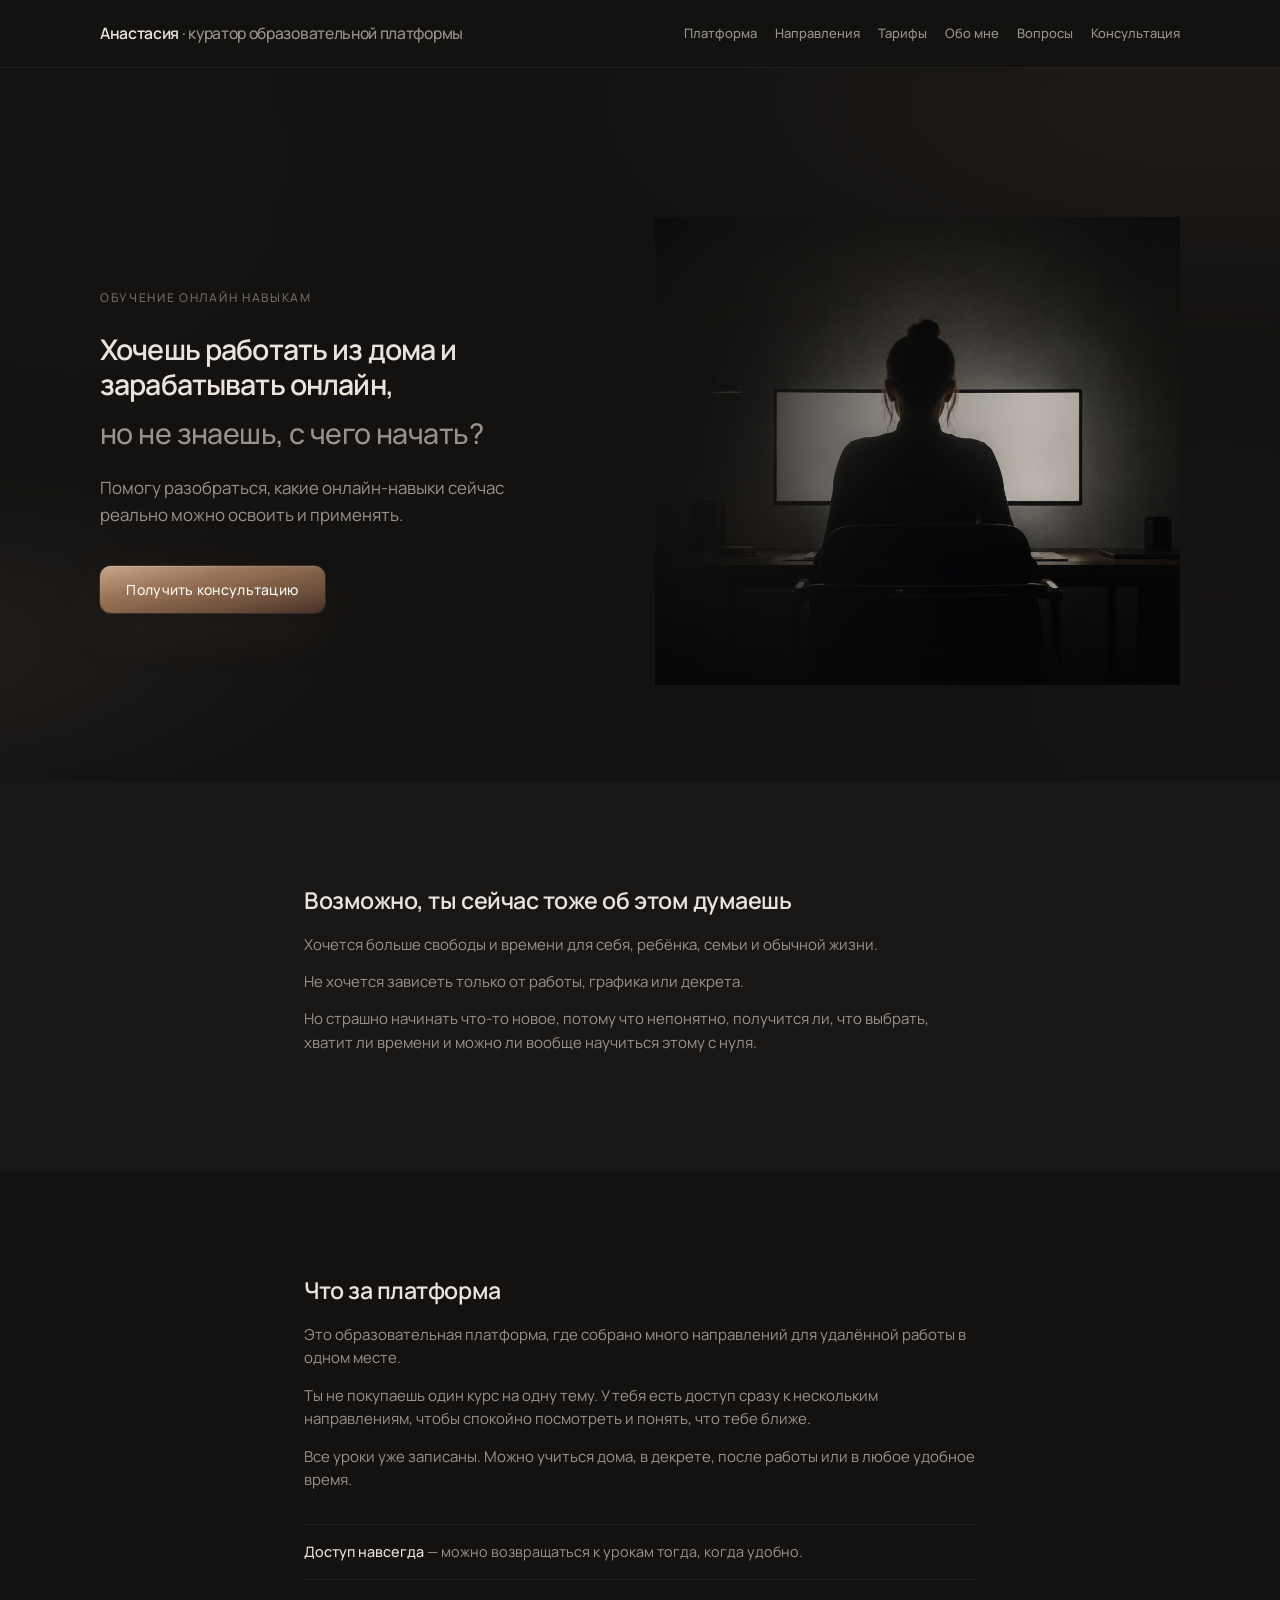
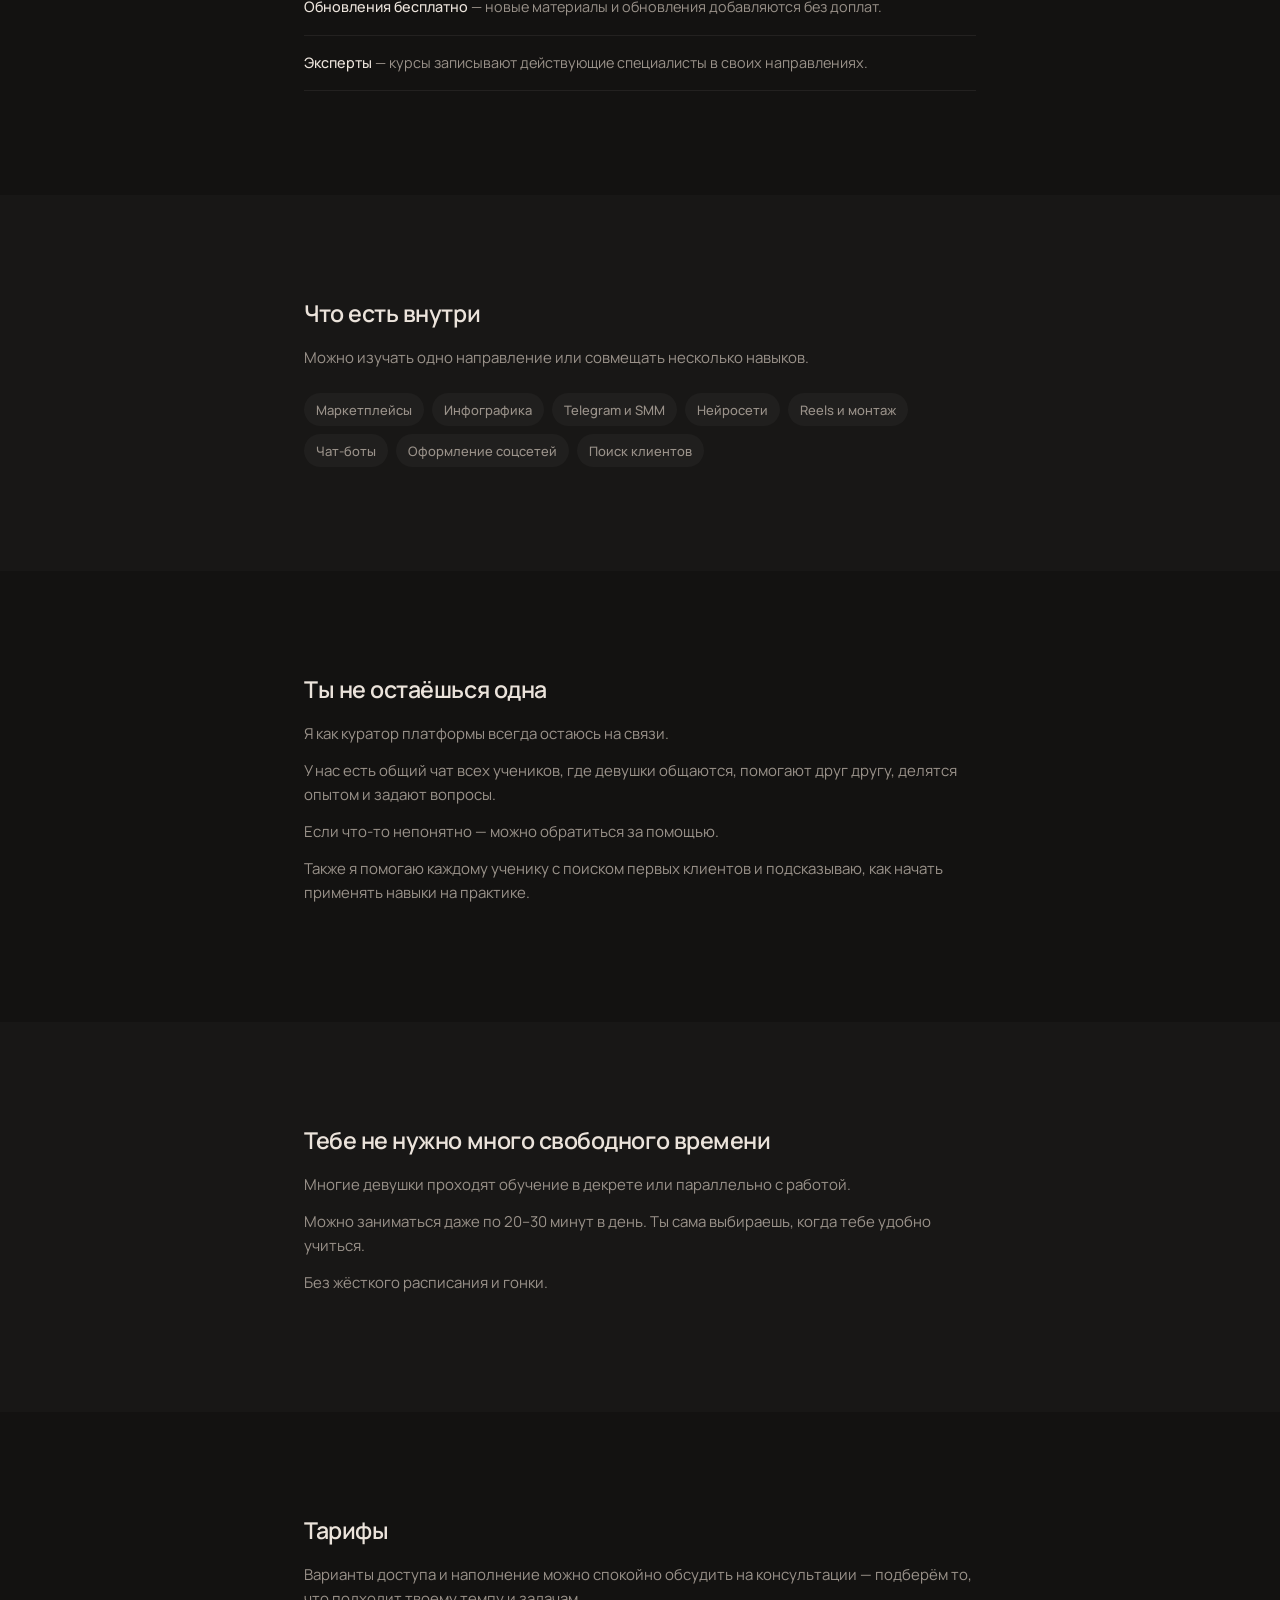
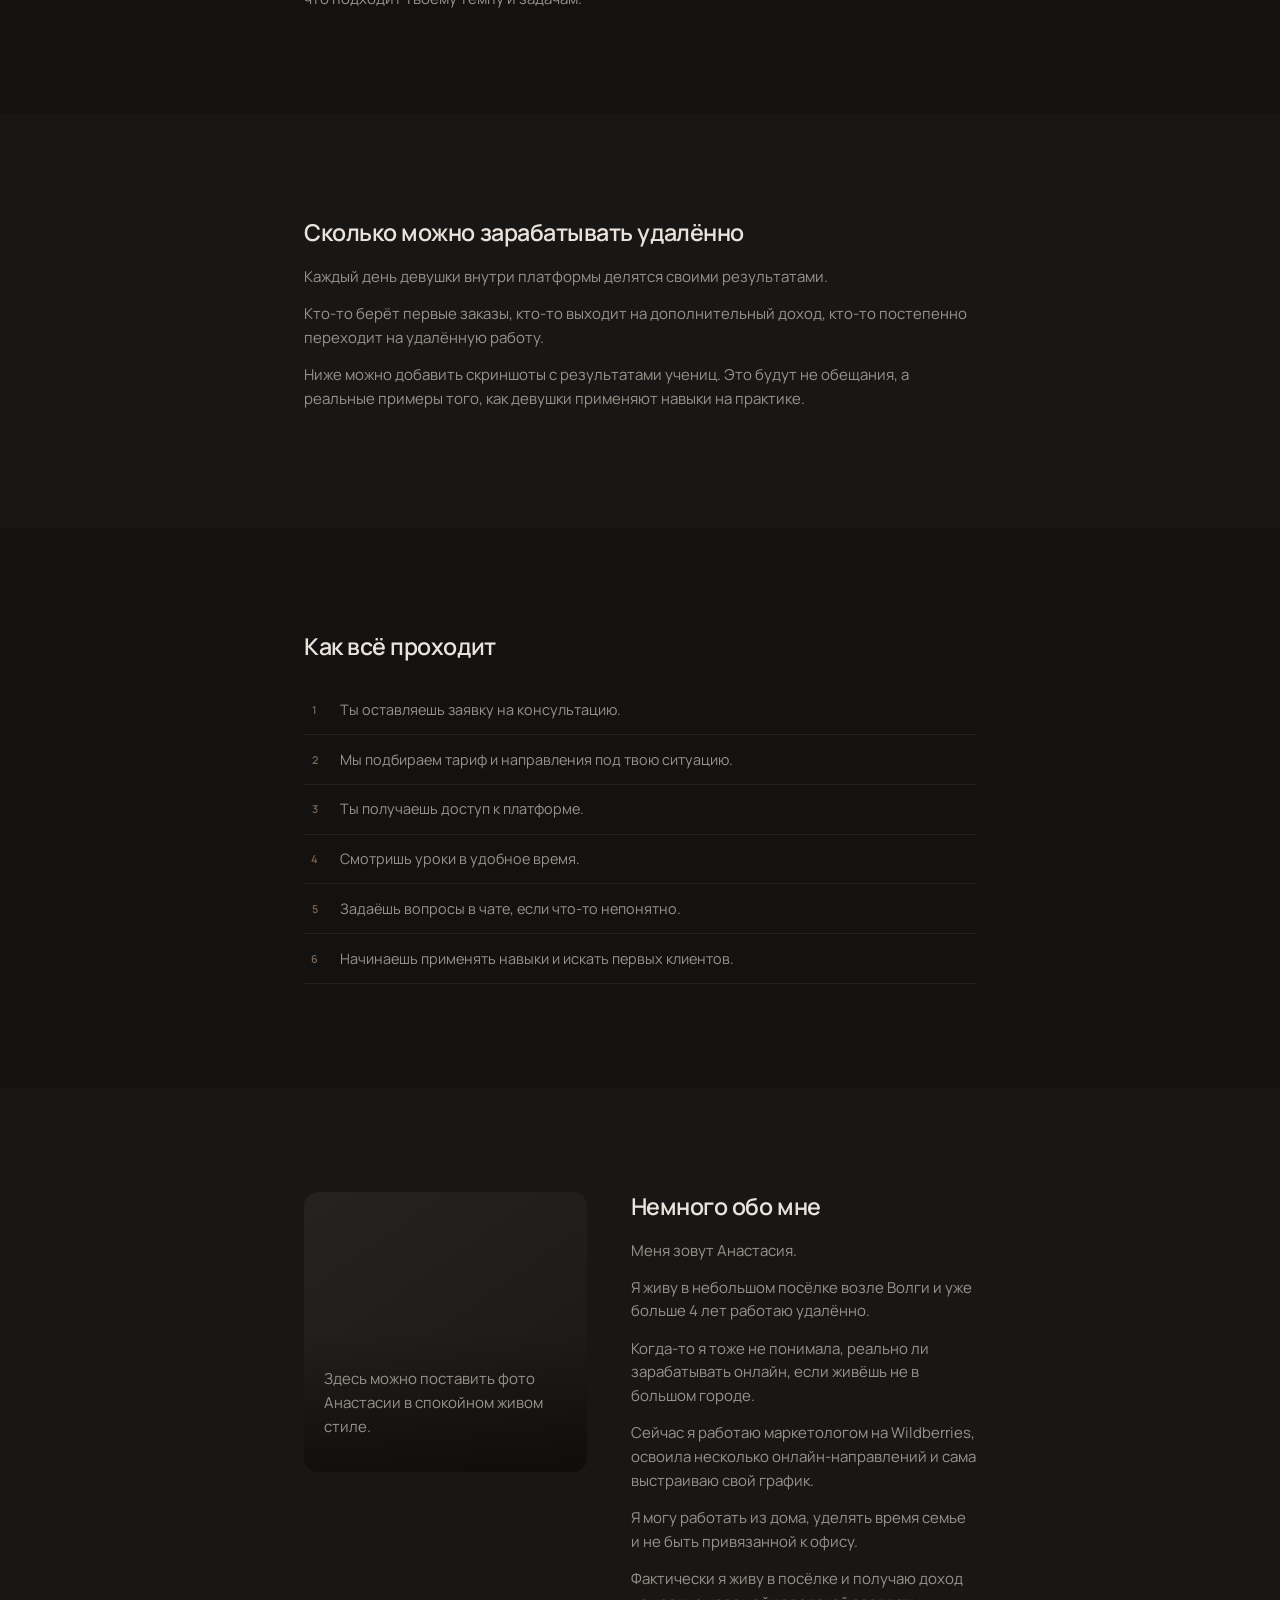
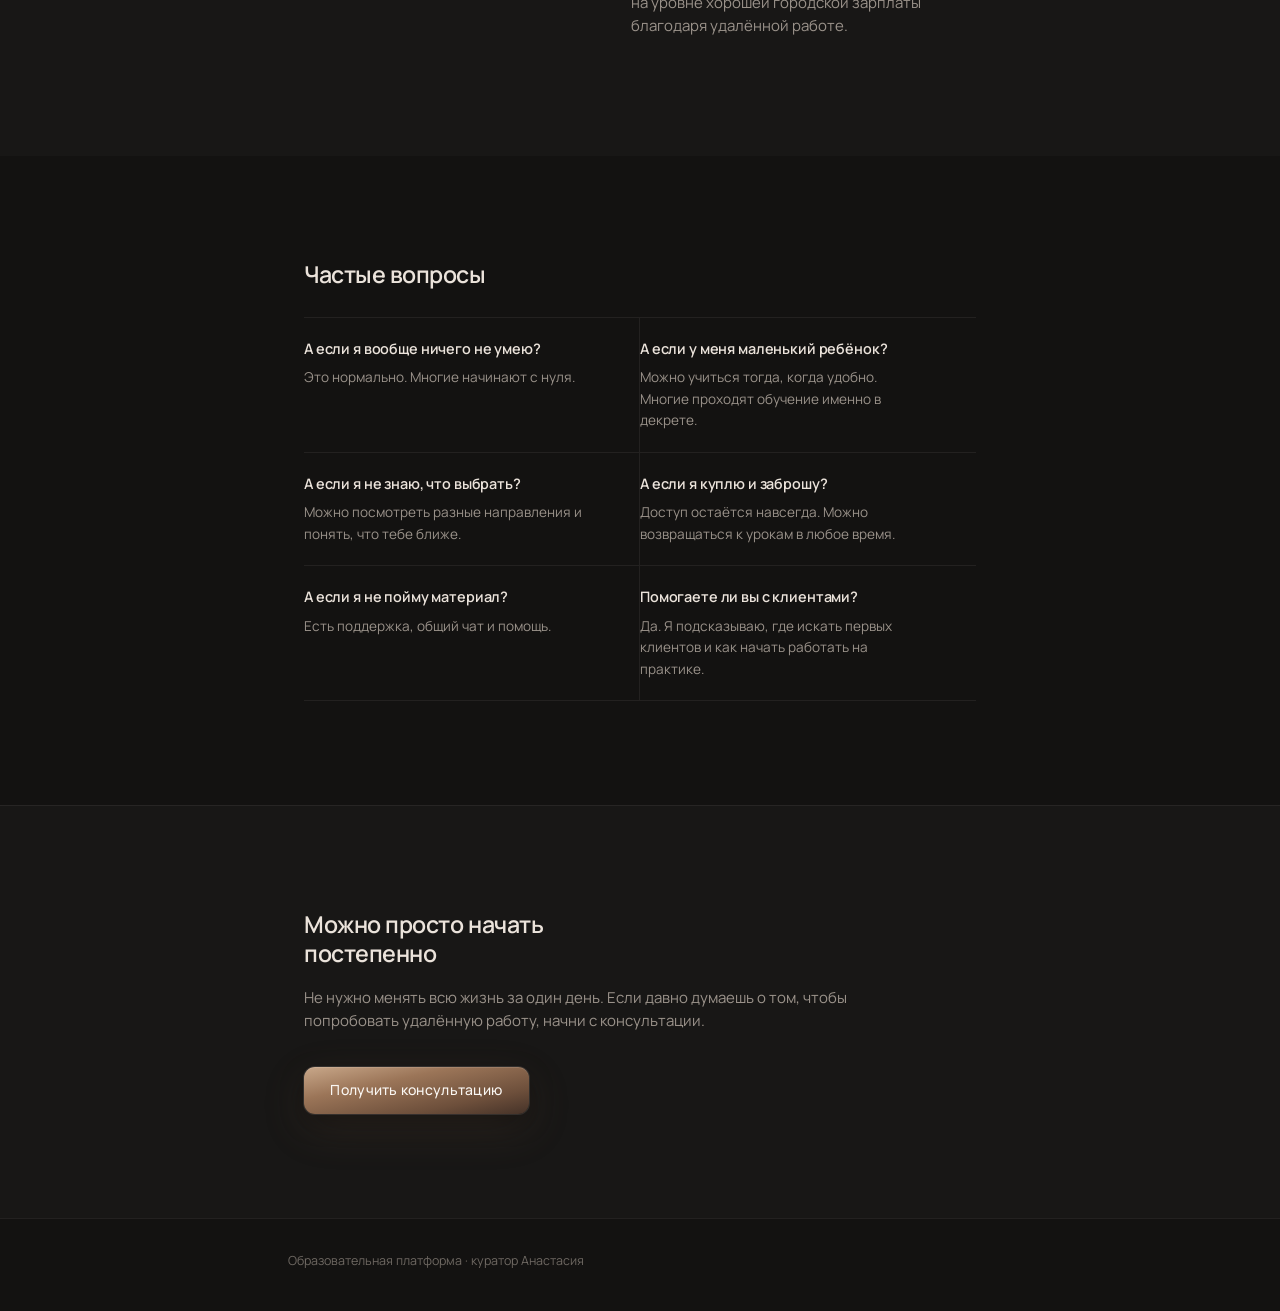
<file: index.html>
<!DOCTYPE html>
<html lang="ru">
<head>
  <meta charset="UTF-8" />
  <meta name="viewport" content="width=device-width, initial-scale=1.0" />
  <meta name="description" content="Онлайн-обучение удалённым навыкам с куратором Анастасией: платформа с направлениями, поддержка и консультация." />
  <title>Анастасия — куратор образовательной платформы | Удалённая работа и онлайн-обучение</title>
  <link rel="preconnect" href="https://fonts.googleapis.com" />
  <link rel="preconnect" href="https://fonts.gstatic.com" crossorigin />
  <link href="https://fonts.googleapis.com/css2?family=Manrope:wght@400;500;600&display=swap" rel="stylesheet" />
  <link rel="stylesheet" href="styles.css" />
</head>
<body>
  <a class="skip-link" href="#main">К основному содержимому</a>

  <header class="site-header">
    <div class="container site-header__inner">
      <a class="logo" href="#">Анастасия <span>· куратор образовательной платформы</span></a>
      <nav class="nav" aria-label="Основная навигация">
        <a href="#platform">Платформа</a>
        <a href="#inside">Направления</a>
        <a href="#tariffs">Тарифы</a>
        <a href="#about">Обо мне</a>
        <a href="#faq">Вопросы</a>
        <a href="#form">Консультация</a>
      </nav>
    </div>
  </header>

  <main id="main">
    <section class="hero hero--editorial" aria-labelledby="hero-title">
      <div class="hero__bg" aria-hidden="true">
        <div class="hero__bg-sweep"></div>
        <div class="hero__bg-bloom hero__bg-bloom--tl"></div>
        <div class="hero__bg-bloom hero__bg-bloom--br"></div>
      </div>

      <div class="container hero-grid">
        <div class="hero-copy">
          <p class="hero-label">Обучение онлайн навыкам</p>
          <h1 class="hero-title" id="hero-title">
            Хочешь работать из дома и зарабатывать онлайн,
            <span class="hero-title__line">но не знаешь, с чего начать?</span>
          </h1>
          <p class="hero-sub">Помогу разобраться, какие онлайн-навыки сейчас реально можно освоить и применять.</p>
          <div class="hero-cta">
            <a href="#form" class="btn btn--hero">Получить консультацию</a>
          </div>
        </div>

        <div class="hero-visual">
          <div class="hero-visual__stack">
            <img
              class="hero-visual__img"
              src="images/hero-scene.png"
              width="1400"
              height="1050"
              alt="Спокойный вечер за работой: мягкий свет экрана в тёмной комнате"
              decoding="async"
              fetchpriority="high"
            />
            <div class="hero-visual__wash hero-visual__wash--left" aria-hidden="true"></div>
            <div class="hero-visual__wash hero-visual__wash--vignette" aria-hidden="true"></div>
            <div class="hero-visual__wash hero-visual__wash--depth" aria-hidden="true"></div>
            <div class="hero-visual__grain" aria-hidden="true"></div>
          </div>
        </div>
      </div>
    </section>

    <section class="section section--soft">
      <div class="container container--narrow">
        <h2>Возможно, ты сейчас тоже об этом думаешь</h2>
        <p>Хочется больше свободы и времени для себя, ребёнка, семьи и обычной жизни.</p>
        <p>Не хочется зависеть только от работы, графика или декрета.</p>
        <p>Но страшно начинать что-то новое, потому что непонятно, получится ли, что выбрать, хватит ли времени и можно ли вообще научиться этому с нуля.</p>
      </div>
    </section>

    <section class="section" id="platform">
      <div class="container container--narrow">
        <h2>Что за платформа</h2>
        <p>Это образовательная платформа, где собрано много направлений для удалённой работы в одном месте.</p>
        <p>Ты не покупаешь один курс на одну тему. У тебя есть доступ сразу к нескольким направлениям, чтобы спокойно посмотреть и понять, что тебе ближе.</p>
        <p>Все уроки уже записаны. Можно учиться дома, в декрете, после работы или в любое удобное время.</p>

        <ul class="feature-lines">
          <li><span class="feature-lines__label">Доступ навсегда</span> — можно возвращаться к урокам тогда, когда удобно.</li>
          <li><span class="feature-lines__label">Обновления бесплатно</span> — новые материалы и обновления добавляются без доплат.</li>
          <li><span class="feature-lines__label">Эксперты</span> — курсы записывают действующие специалисты в своих направлениях.</li>
        </ul>
      </div>
    </section>

    <section class="section section--soft" id="inside">
      <div class="container container--narrow">
        <h2>Что есть внутри</h2>
        <p>Можно изучать одно направление или совмещать несколько навыков.</p>
        <ul class="tag-list">
          <li>Маркетплейсы</li>
          <li>Инфографика</li>
          <li>Telegram и SMM</li>
          <li>Нейросети</li>
          <li>Reels и монтаж</li>
          <li>Чат-боты</li>
          <li>Оформление соцсетей</li>
          <li>Поиск клиентов</li>
        </ul>
      </div>
    </section>

    <section class="section">
      <div class="container container--narrow">
        <h2>Ты не остаёшься одна</h2>
        <p>Я как куратор платформы всегда остаюсь на связи.</p>
        <p>У нас есть общий чат всех учеников, где девушки общаются, помогают друг другу, делятся опытом и задают вопросы.</p>
        <p>Если что-то непонятно — можно обратиться за помощью.</p>
        <p>Также я помогаю каждому ученику с поиском первых клиентов и подсказываю, как начать применять навыки на практике.</p>
      </div>
    </section>

    <section class="section section--soft">
      <div class="container container--narrow">
        <h2>Тебе не нужно много свободного времени</h2>
        <p>Многие девушки проходят обучение в декрете или параллельно с работой.</p>
        <p>Можно заниматься даже по 20–30 минут в день. Ты сама выбираешь, когда тебе удобно учиться.</p>
        <p>Без жёсткого расписания и гонки.</p>
      </div>
    </section>

    <section class="section" id="tariffs">
      <div class="container container--narrow">
        <h2>Тарифы</h2>
        <p class="tariffs-lead">Варианты доступа и наполнение можно спокойно обсудить на консультации — подберём то, что подходит твоему темпу и задачам.</p>
      </div>
    </section>

    <section class="section section--soft">
      <div class="container container--narrow">
        <h2>Сколько можно зарабатывать удалённо</h2>
        <p>Каждый день девушки внутри платформы делятся своими результатами.</p>
        <p>Кто-то берёт первые заказы, кто-то выходит на дополнительный доход, кто-то постепенно переходит на удалённую работу.</p>
        <p>Ниже можно добавить скриншоты с результатами учениц. Это будут не обещания, а реальные примеры того, как девушки применяют навыки на практике.</p>
      </div>
    </section>

    <section class="section">
      <div class="container container--narrow">
        <h2>Как всё проходит</h2>
        <ol class="steps-list">
          <li>Ты оставляешь заявку на консультацию.</li>
          <li>Мы подбираем тариф и направления под твою ситуацию.</li>
          <li>Ты получаешь доступ к платформе.</li>
          <li>Смотришь уроки в удобное время.</li>
          <li>Задаёшь вопросы в чате, если что-то непонятно.</li>
          <li>Начинаешь применять навыки и искать первых клиентов.</li>
        </ol>
      </div>
    </section>

    <section class="section section--soft" id="about">
      <div class="container container--narrow">
        <div class="about">
        <div class="about-photo">
          <p>Здесь можно поставить фото Анастасии в спокойном живом стиле.</p>
        </div>
        <div class="about-copy">
          <h2>Немного обо мне</h2>
          <p>Меня зовут Анастасия.</p>
          <p>Я живу в небольшом посёлке возле Волги и уже больше 4 лет работаю удалённо.</p>
          <p>Когда-то я тоже не понимала, реально ли зарабатывать онлайн, если живёшь не в большом городе.</p>
          <p>Сейчас я работаю маркетологом на Wildberries, освоила несколько онлайн-направлений и сама выстраиваю свой график.</p>
          <p>Я могу работать из дома, уделять время семье и не быть привязанной к офису.</p>
          <p>Фактически я живу в посёлке и получаю доход на уровне хорошей городской зарплаты благодаря удалённой работе.</p>
        </div>
      </div>
    </section>

    <section class="section" id="faq">
      <div class="container container--narrow">
        <h2>Частые вопросы</h2>
        <div class="faq">
          <div class="faq-item">
            <h3>А если я вообще ничего не умею?</h3>
            <p>Это нормально. Многие начинают с нуля.</p>
          </div>
          <div class="faq-item">
            <h3>А если у меня маленький ребёнок?</h3>
            <p>Можно учиться тогда, когда удобно. Многие проходят обучение именно в декрете.</p>
          </div>
          <div class="faq-item">
            <h3>А если я не знаю, что выбрать?</h3>
            <p>Можно посмотреть разные направления и понять, что тебе ближе.</p>
          </div>
          <div class="faq-item">
            <h3>А если я куплю и заброшу?</h3>
            <p>Доступ остаётся навсегда. Можно возвращаться к урокам в любое время.</p>
          </div>
          <div class="faq-item">
            <h3>А если я не пойму материал?</h3>
            <p>Есть поддержка, общий чат и помощь.</p>
          </div>
          <div class="faq-item">
            <h3>Помогаете ли вы с клиентами?</h3>
            <p>Да. Я подсказываю, где искать первых клиентов и как начать работать на практике.</p>
          </div>
        </div>
      </div>
    </section>

    <section class="section final" id="form">
      <div class="container container--narrow final__inner">
        <h2>Можно просто начать постепенно</h2>
        <p>Не нужно менять всю жизнь за один день. Если давно думаешь о том, чтобы попробовать удалённую работу, начни с консультации.</p>
        <!-- href кнопки: вставьте ссылку на мессенджер или форму заявки -->
        <a href="#" class="btn btn--hero">Получить консультацию</a>
      </div>
    </section>
  </main>

  <footer class="site-footer">
    <div class="container">
      <p>Образовательная платформа · куратор Анастасия</p>
    </div>
  </footer>
</body>
</html>
</file>
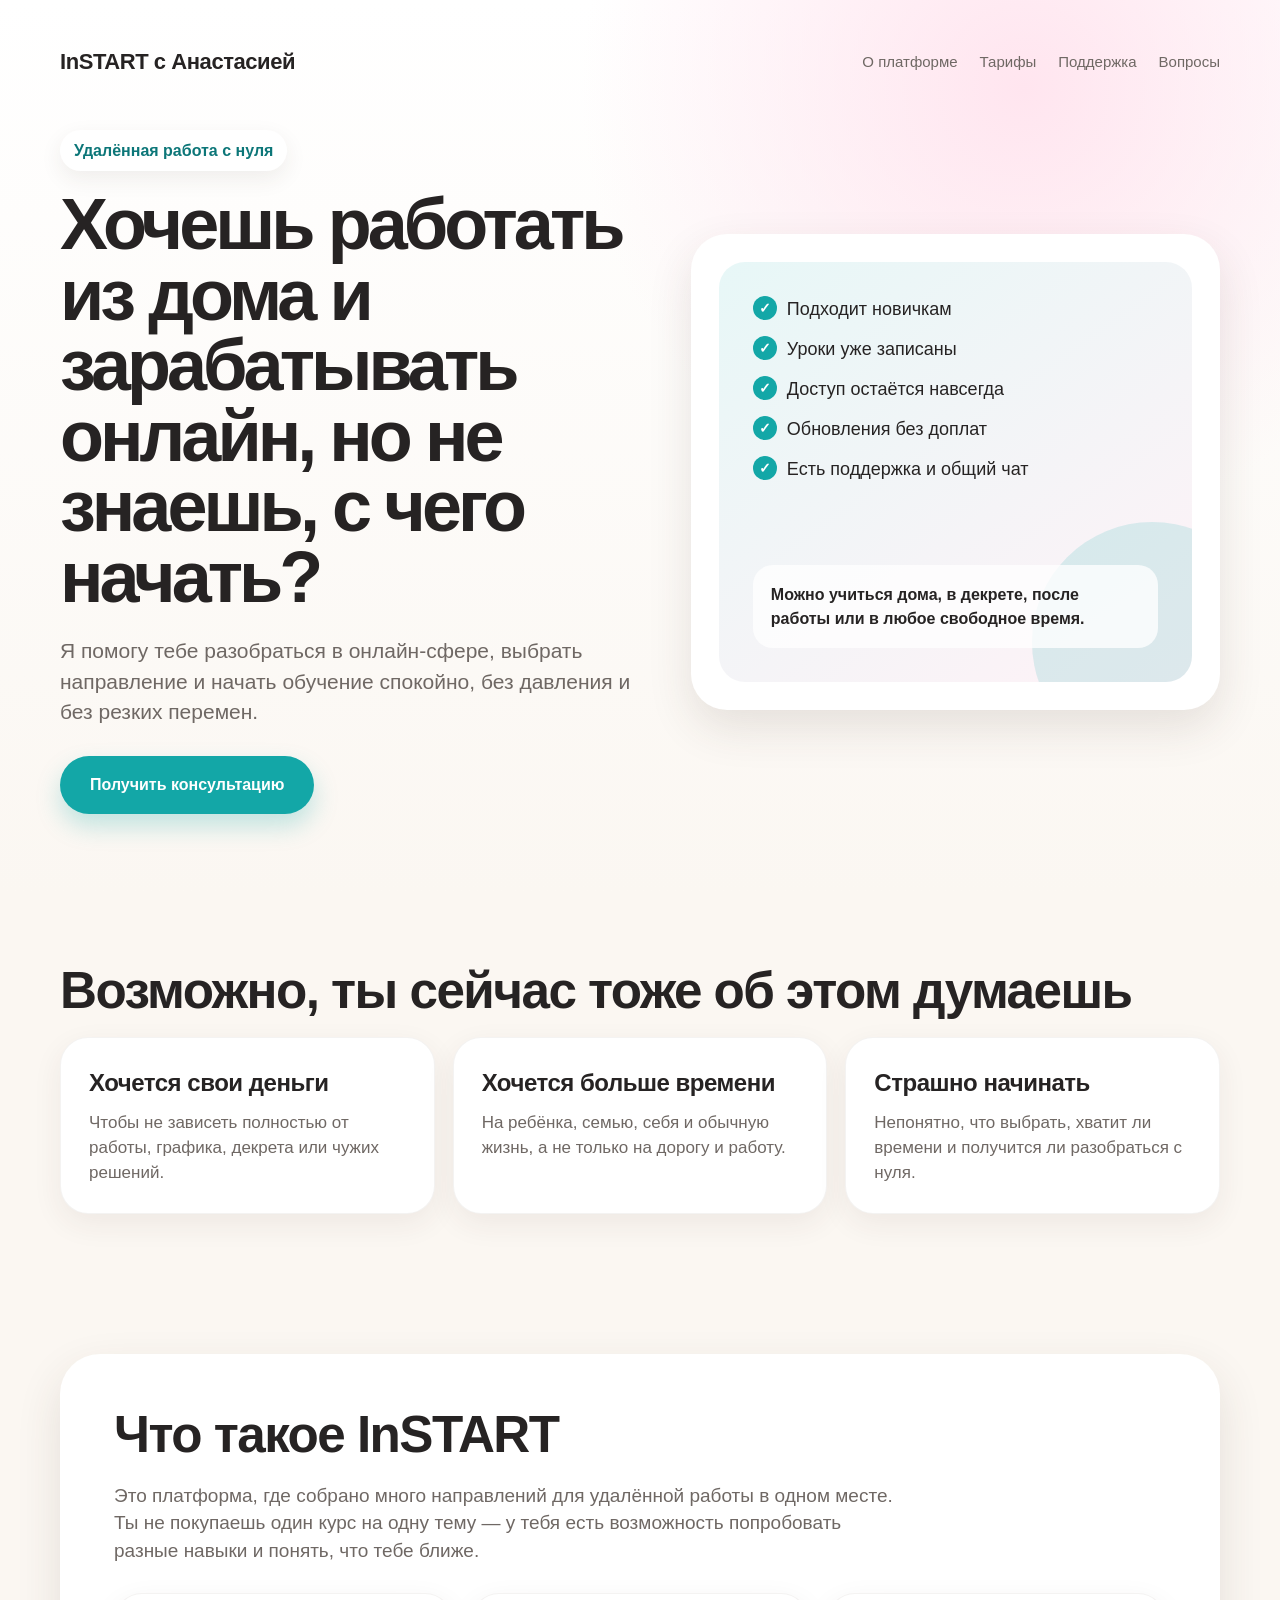
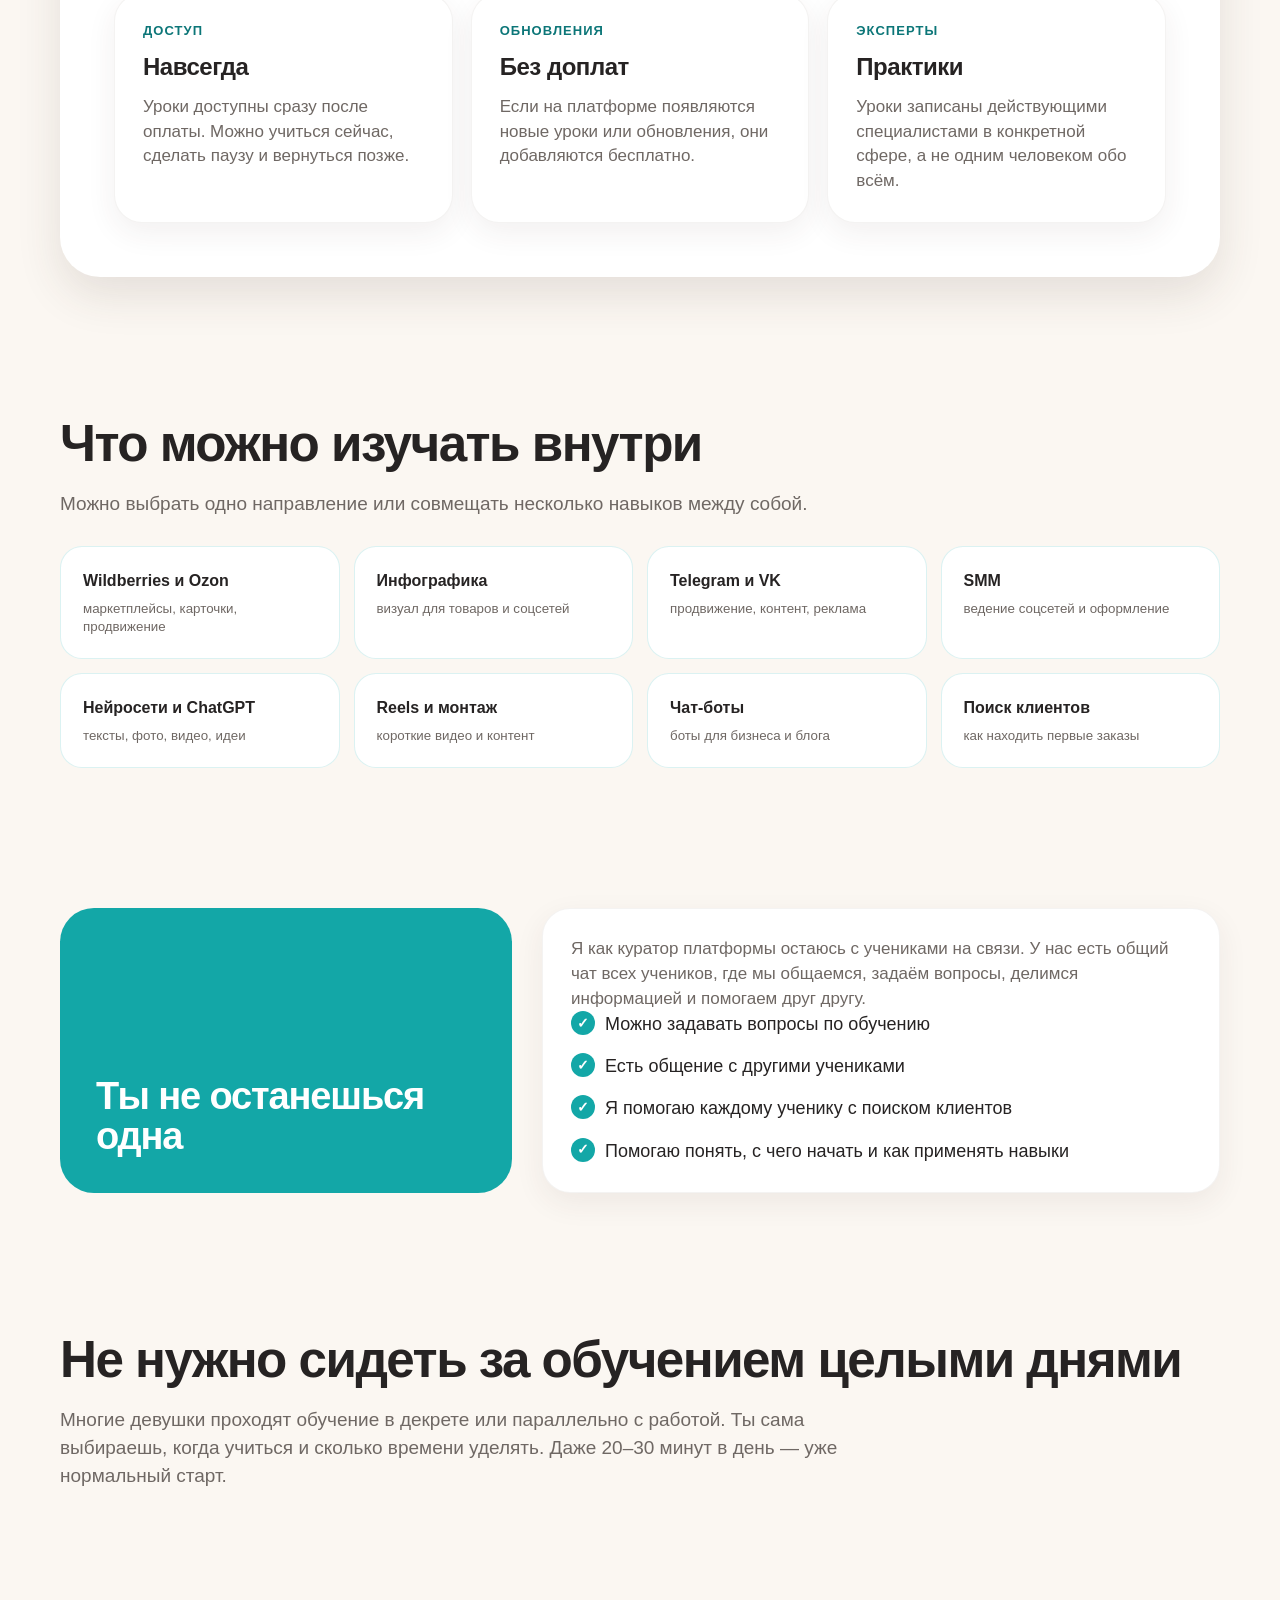
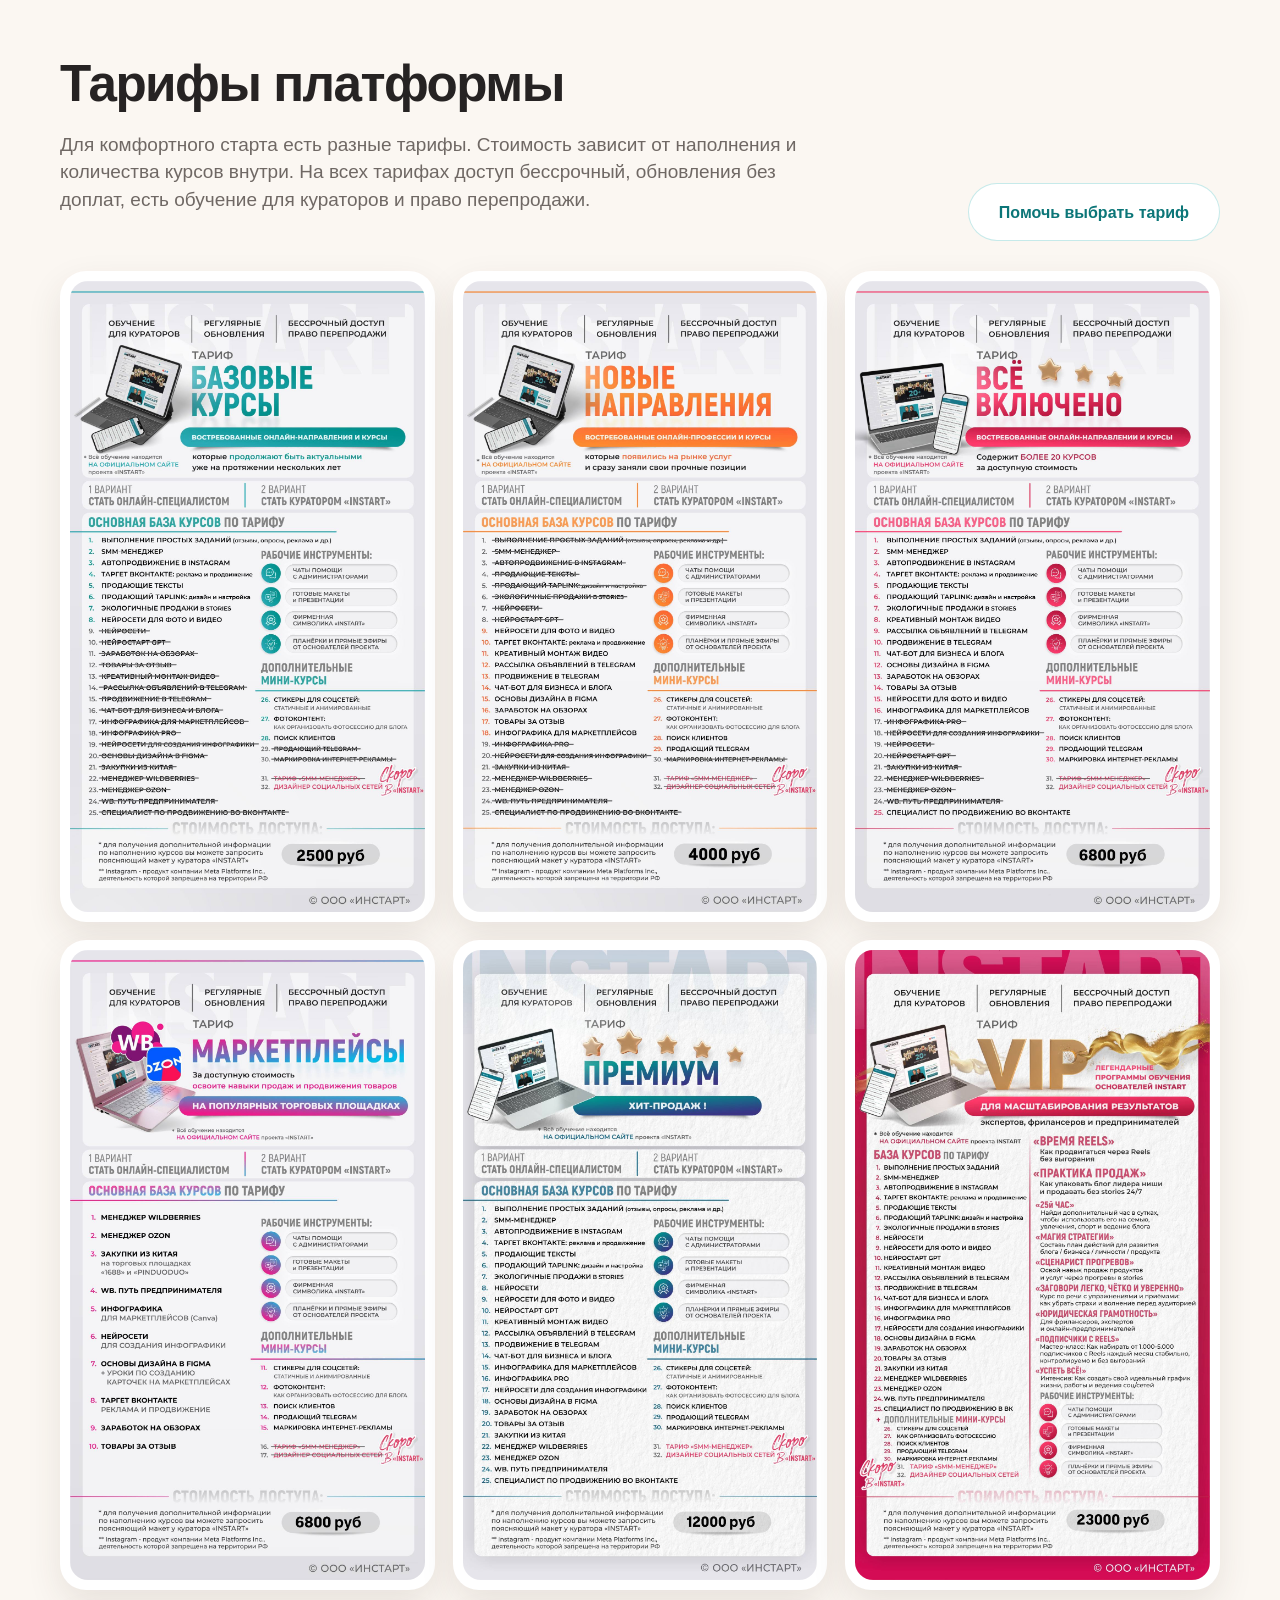
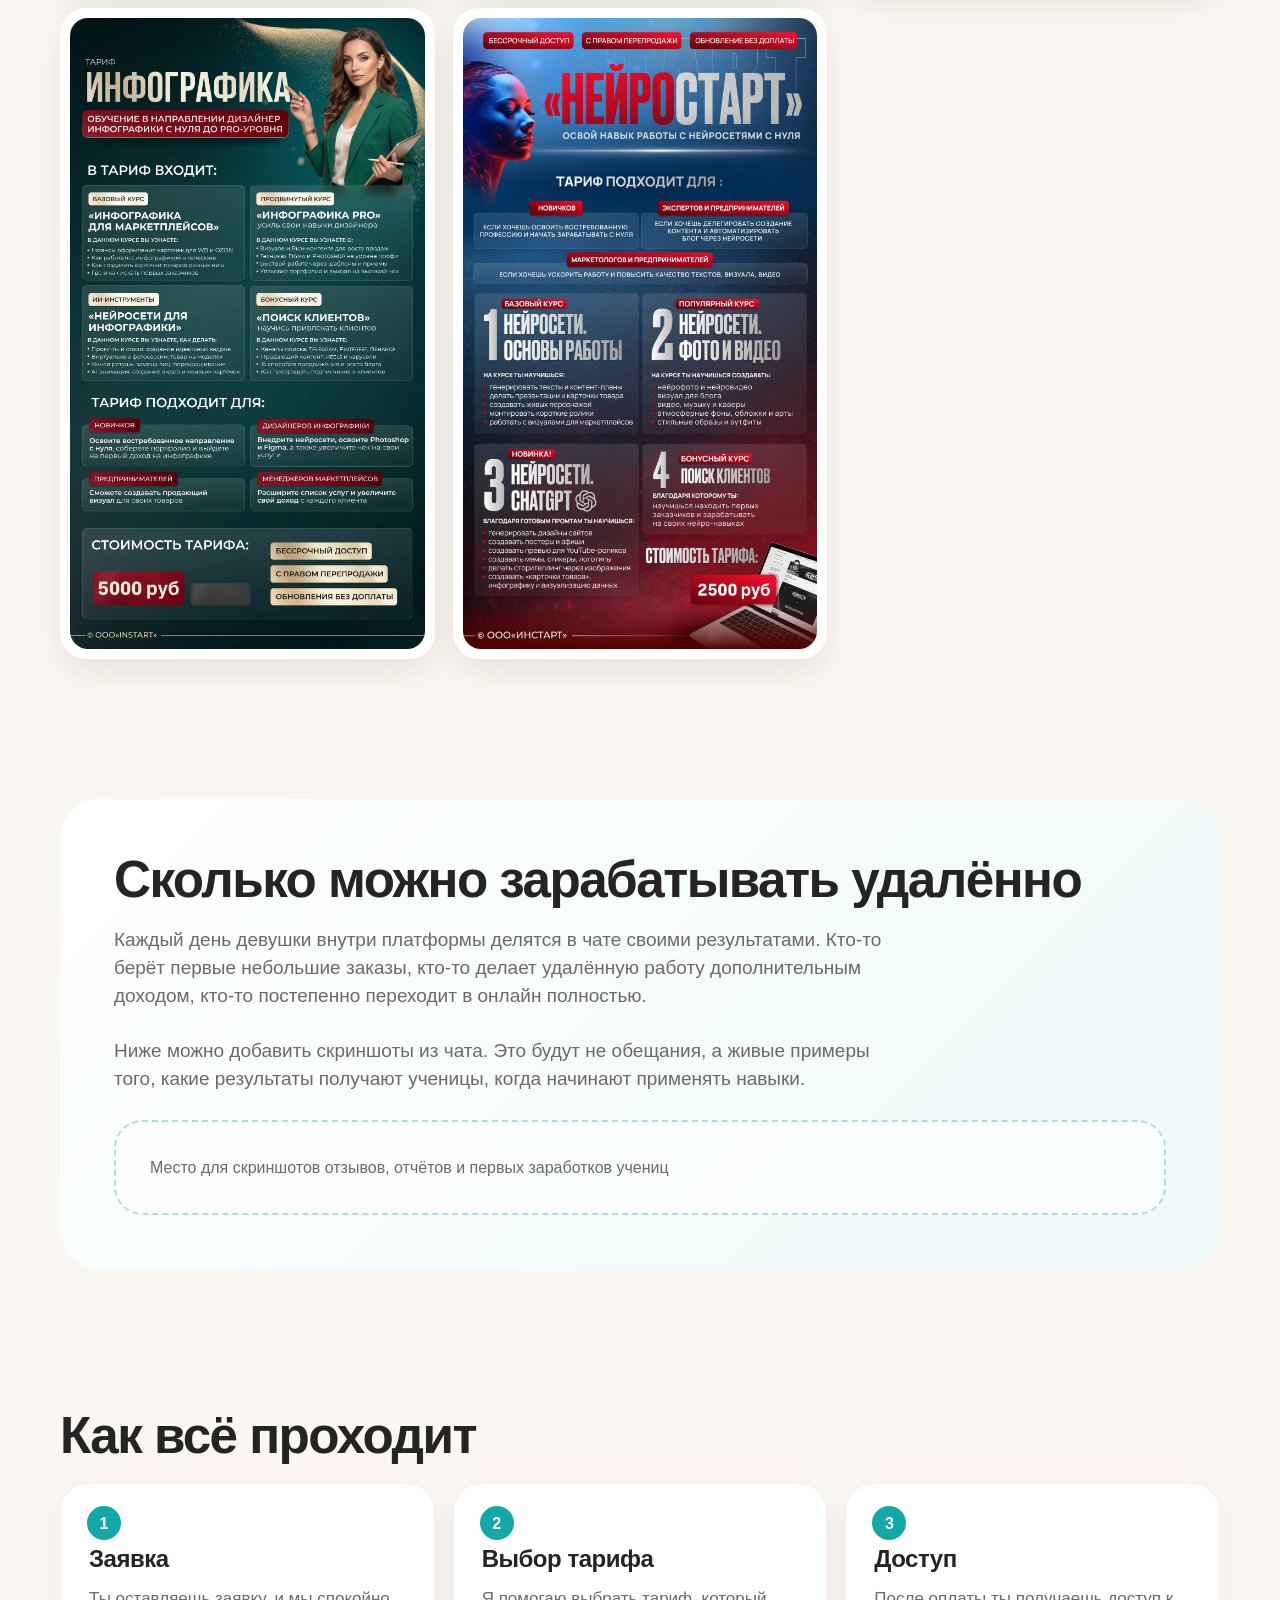
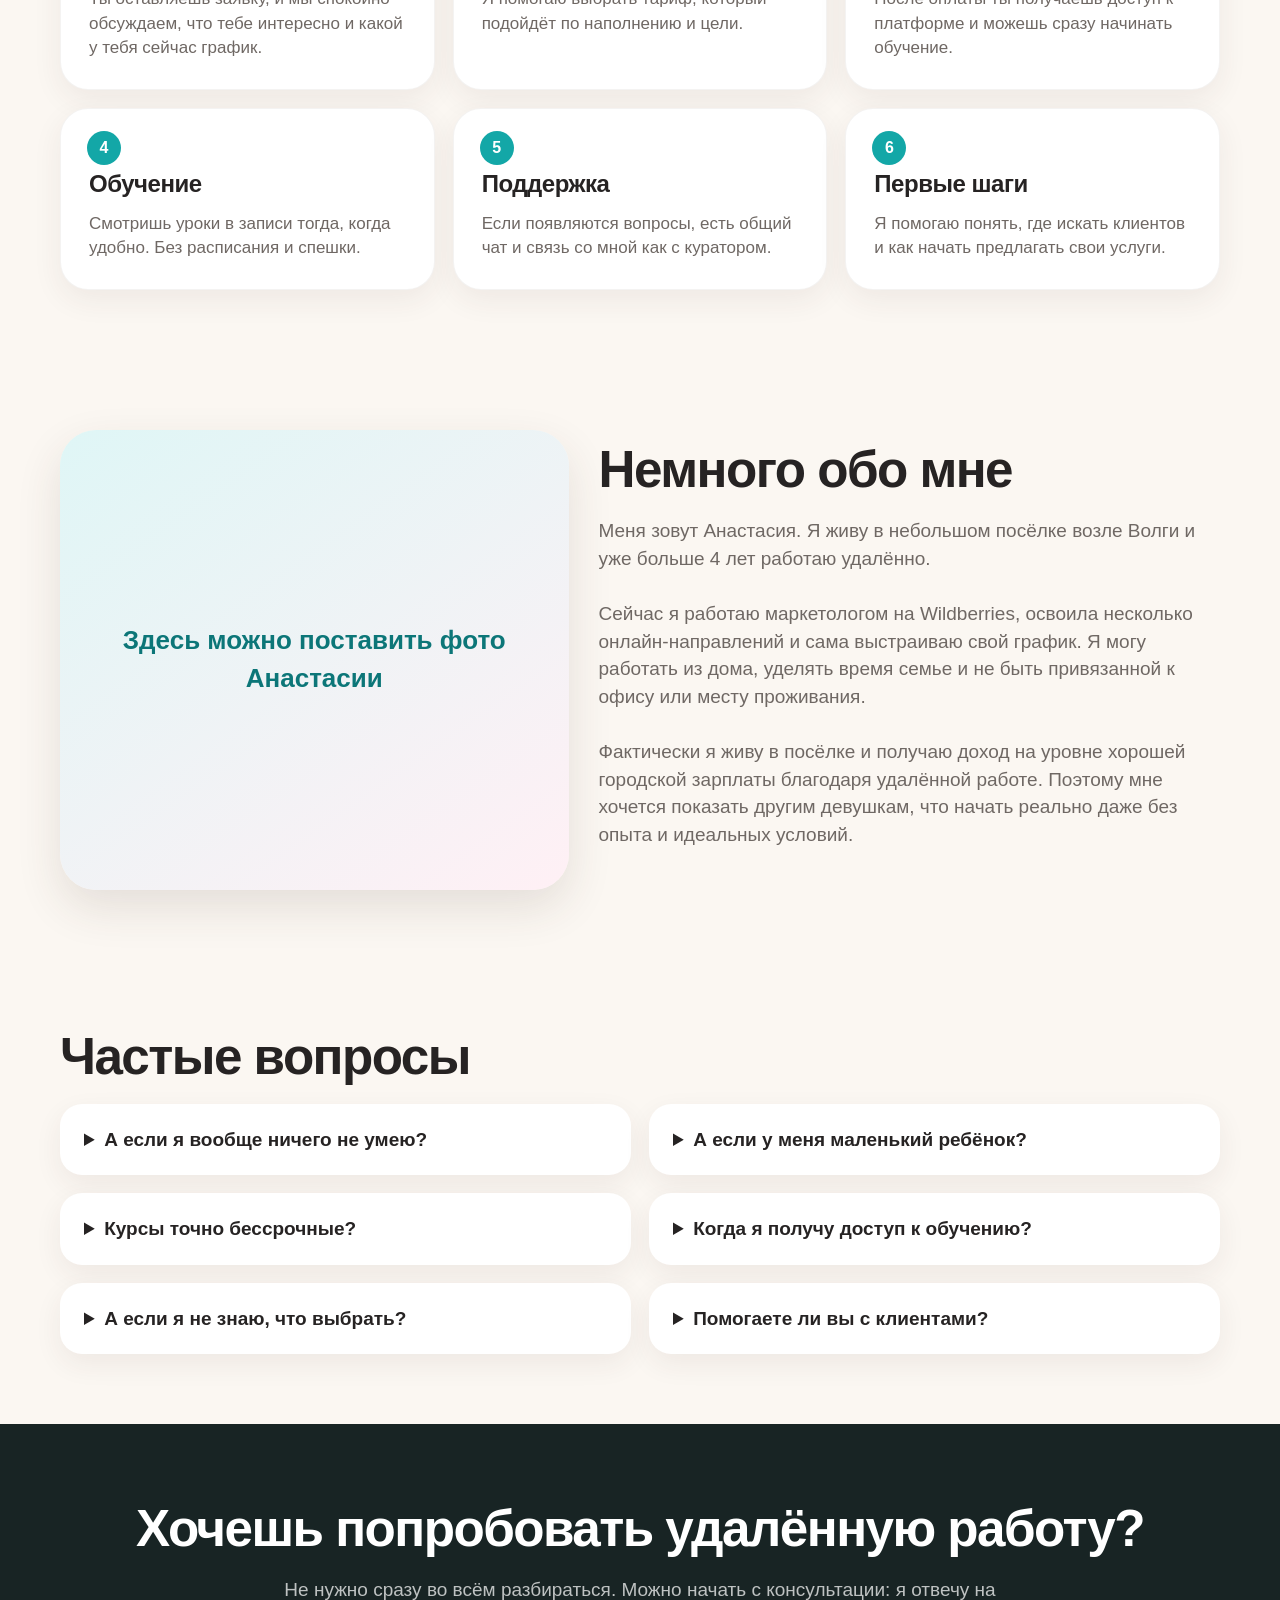
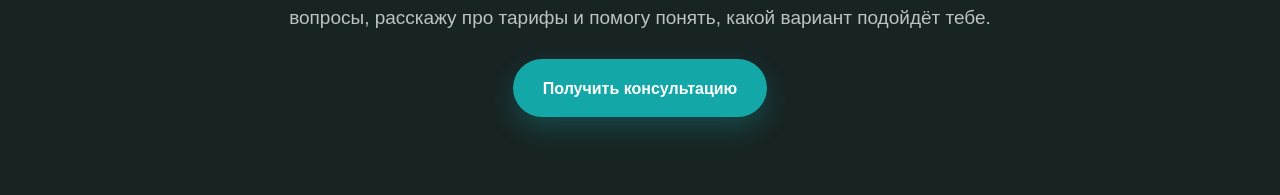
<file: index (5).html>
<!DOCTYPE html>
<html lang="ru">
<head>
  <meta charset="UTF-8" />
  <meta name="viewport" content="width=device-width, initial-scale=1.0" />
  <title>Обучение удалённым профессиям | InSTART</title>
  <meta name="description" content="Онлайн-платформа InSTART: обучение удалённым навыкам, бессрочный доступ, бесплатные обновления, поддержка куратора и помощь в поиске клиентов." />
  <style>
    :root {
      --bg: #fbf7f2;
      --card: #ffffff;
      --text: #262323;
      --muted: #6f6864;
      --accent: #13a7a7;
      --accent-dark: #0c7678;
      --soft: #f1e8df;
      --pink: #e8578b;
      --shadow: 0 18px 45px rgba(65, 49, 38, 0.12);
      --radius: 28px;
    }

    * { box-sizing: border-box; }
    html { scroll-behavior: smooth; }
    body {
      margin: 0;
      font-family: Inter, Arial, sans-serif;
      background: var(--bg);
      color: var(--text);
      line-height: 1.45;
    }
    a { color: inherit; text-decoration: none; }
    img { max-width: 100%; display: block; }
    .container { width: min(1160px, calc(100% - 32px)); margin: 0 auto; }
    .section { padding: 70px 0; }
    .section-title {
      font-size: clamp(30px, 4vw, 52px);
      line-height: 1.05;
      margin: 0 0 20px;
      letter-spacing: -0.03em;
    }
    .section-text {
      font-size: 19px;
      color: var(--muted);
      max-width: 780px;
      margin: 0 0 28px;
    }
    .btn {
      display: inline-flex;
      align-items: center;
      justify-content: center;
      min-height: 58px;
      padding: 0 30px;
      border-radius: 999px;
      background: var(--accent);
      color: #fff;
      font-weight: 800;
      box-shadow: 0 12px 25px rgba(19, 167, 167, 0.25);
      transition: 0.2s ease;
    }
    .btn:hover { transform: translateY(-2px); background: var(--accent-dark); }
    .btn.secondary { background: #fff; color: var(--accent-dark); border: 1px solid rgba(19,167,167,.24); box-shadow: none; }

    .hero {
      padding: 28px 0 80px;
      background: radial-gradient(circle at 80% 10%, #ffe5ef 0, transparent 34%), linear-gradient(180deg, #fff 0%, var(--bg) 100%);
    }
    .nav {
      display: flex;
      justify-content: space-between;
      align-items: center;
      gap: 20px;
      padding: 18px 0 52px;
    }
    .logo { font-weight: 900; font-size: 22px; letter-spacing: -0.02em; }
    .nav-links { display: flex; gap: 22px; color: var(--muted); font-size: 15px; }
    .hero-grid {
      display: grid;
      grid-template-columns: 1.05fr .95fr;
      gap: 46px;
      align-items: center;
    }
    .eyebrow {
      display: inline-flex;
      gap: 8px;
      align-items: center;
      padding: 9px 14px;
      border-radius: 999px;
      background: #fff;
      color: var(--accent-dark);
      font-weight: 800;
      margin-bottom: 18px;
      box-shadow: 0 8px 22px rgba(65, 49, 38, 0.08);
    }
    h1 {
      font-size: clamp(38px, 6vw, 72px);
      line-height: 0.98;
      margin: 0 0 24px;
      letter-spacing: -0.055em;
    }
    .hero p { font-size: 21px; color: var(--muted); margin: 0 0 28px; max-width: 650px; }
    .hero-card {
      background: #fff;
      padding: 28px;
      border-radius: 36px;
      box-shadow: var(--shadow);
    }
    .hero-card-inner {
      min-height: 420px;
      border-radius: 26px;
      background: linear-gradient(145deg, #e7f7f7, #fff2f7);
      padding: 34px;
      display: flex;
      flex-direction: column;
      justify-content: space-between;
      overflow: hidden;
      position: relative;
    }
    .hero-card-inner:after {
      content: "";
      position: absolute;
      width: 240px;
      height: 240px;
      border-radius: 50%;
      background: rgba(19,167,167,.14);
      right: -80px;
      bottom: -80px;
    }
    .hero-list { display: grid; gap: 14px; position: relative; z-index: 1; }
    .hero-list span, .check-list span {
      display: flex;
      gap: 10px;
      align-items: flex-start;
      font-size: 18px;
    }
    .hero-list span:before, .check-list span:before {
      content: "✓";
      flex: 0 0 24px;
      width: 24px;
      height: 24px;
      border-radius: 50%;
      display: grid;
      place-items: center;
      background: var(--accent);
      color: #fff;
      font-size: 14px;
      font-weight: 900;
    }
    .hero-note {
      position: relative;
      z-index: 1;
      padding: 18px;
      border-radius: 20px;
      background: rgba(255,255,255,.78);
      font-weight: 750;
    }

    .pain-grid, .features-grid, .paths-grid, .steps-grid, .faq-grid {
      display: grid;
      gap: 18px;
    }
    .pain-grid { grid-template-columns: repeat(3, 1fr); }
    .card {
      background: var(--card);
      border-radius: var(--radius);
      padding: 28px;
      box-shadow: 0 10px 30px rgba(65, 49, 38, 0.07);
      border: 1px solid rgba(65,49,38,.06);
    }
    .card h3 { margin: 0 0 10px; font-size: 24px; letter-spacing: -0.02em; }
    .card p { margin: 0; color: var(--muted); font-size: 17px; }

    .platform {
      background: #fff;
      border-radius: 40px;
      padding: 54px;
      box-shadow: var(--shadow);
    }
    .features-grid { grid-template-columns: repeat(3, 1fr); margin-top: 26px; }
    .mini-label { color: var(--accent-dark); font-weight: 900; text-transform: uppercase; font-size: 13px; letter-spacing: .08em; margin-bottom: 10px; }

    .directions {
      display: grid;
      grid-template-columns: repeat(4, 1fr);
      gap: 14px;
      margin-top: 28px;
    }
    .direction {
      background: #fff;
      border-radius: 22px;
      padding: 22px;
      border: 1px solid rgba(19,167,167,.15);
      font-weight: 800;
    }
    .direction small { display: block; margin-top: 8px; color: var(--muted); font-weight: 500; line-height: 1.35; }

    .support-box {
      display: grid;
      grid-template-columns: .8fr 1.2fr;
      gap: 30px;
      align-items: stretch;
    }
    .support-accent {
      background: var(--accent);
      color: #fff;
      border-radius: 34px;
      padding: 36px;
      min-height: 260px;
      display: flex;
      flex-direction: column;
      justify-content: flex-end;
    }
    .support-accent h2 { margin: 0; font-size: 38px; line-height: 1.05; letter-spacing: -0.03em; }
    .check-list { display: grid; gap: 16px; }

    .tariffs-head { display: flex; justify-content: space-between; align-items: flex-end; gap: 24px; margin-bottom: 30px; }
    .tariffs-grid {
      display: grid;
      grid-template-columns: repeat(3, 1fr);
      gap: 18px;
    }
    .tariff-img {
      background: #fff;
      border-radius: 26px;
      padding: 10px;
      box-shadow: 0 14px 35px rgba(65, 49, 38, 0.10);
      overflow: hidden;
    }
    .tariff-img img { border-radius: 18px; width: 100%; height: 100%; object-fit: cover; }

    .results {
      background: linear-gradient(135deg, #fff 0%, #eefafa 100%);
      border-radius: 40px;
      padding: 54px;
    }
    .results-placeholder {
      margin-top: 24px;
      border: 2px dashed rgba(19,167,167,.35);
      border-radius: 28px;
      padding: 34px;
      color: var(--muted);
      background: rgba(255,255,255,.6);
    }

    .steps-grid { grid-template-columns: repeat(3, 1fr); counter-reset: step; }
    .step { position: relative; padding-top: 58px; }
    .step:before {
      counter-increment: step;
      content: counter(step);
      position: absolute;
      top: 22px; left: 26px;
      width: 34px; height: 34px;
      border-radius: 50%;
      display: grid; place-items: center;
      background: var(--accent);
      color: #fff; font-weight: 900;
    }

    .about-grid { display: grid; grid-template-columns: .9fr 1.1fr; gap: 30px; align-items: center; }
    .about-photo {
      min-height: 460px;
      border-radius: 36px;
      background: linear-gradient(145deg, #dff6f6, #fff0f5);
      box-shadow: var(--shadow);
      display: grid;
      place-items: center;
      padding: 30px;
      text-align: center;
      color: var(--accent-dark);
      font-weight: 900;
      font-size: 26px;
    }

    .faq-grid { grid-template-columns: repeat(2, 1fr); }
    details {
      background: #fff;
      border-radius: 22px;
      padding: 22px 24px;
      box-shadow: 0 10px 28px rgba(65, 49, 38, 0.07);
    }
    summary { cursor: pointer; font-weight: 850; font-size: 19px; }
    details p { margin: 14px 0 0; color: var(--muted); font-size: 17px; }

    .final {
      padding: 78px 0;
      background: #182424;
      color: #fff;
      text-align: center;
    }
    .final .section-text { color: rgba(255,255,255,.72); margin-left: auto; margin-right: auto; }

    @media (max-width: 960px) {
      .hero-grid, .support-box, .about-grid { grid-template-columns: 1fr; }
      .pain-grid, .features-grid, .steps-grid, .tariffs-grid, .directions, .faq-grid { grid-template-columns: repeat(2, 1fr); }
      .nav-links { display: none; }
      .platform, .results { padding: 34px; }
    }
    @media (max-width: 640px) {
      .section { padding: 48px 0; }
      .pain-grid, .features-grid, .steps-grid, .tariffs-grid, .directions, .faq-grid { grid-template-columns: 1fr; }
      .tariffs-head { display: block; }
      .hero-card-inner { min-height: 360px; }
      .platform, .results { padding: 26px; border-radius: 28px; }
    }
  </style>
</head>
<body>
  <header class="hero" id="top">
    <div class="container">
      <nav class="nav">
        <a class="logo" href="#top">InSTART с Анастасией</a>
        <div class="nav-links">
          <a href="#platform">О платформе</a>
          <a href="#tariffs">Тарифы</a>
          <a href="#support">Поддержка</a>
          <a href="#faq">Вопросы</a>
        </div>
      </nav>

      <div class="hero-grid">
        <div>
          <div class="eyebrow">Удалённая работа с нуля</div>
          <h1>Хочешь работать из дома и зарабатывать онлайн, но не знаешь, с чего начать?</h1>
          <p>Я помогу тебе разобраться в онлайн-сфере, выбрать направление и начать обучение спокойно, без давления и без резких перемен.</p>
          <a class="btn" href="#contact">Получить консультацию</a>
        </div>
        <div class="hero-card">
          <div class="hero-card-inner">
            <div class="hero-list">
              <span>Подходит новичкам</span>
              <span>Уроки уже записаны</span>
              <span>Доступ остаётся навсегда</span>
              <span>Обновления без доплат</span>
              <span>Есть поддержка и общий чат</span>
            </div>
            <div class="hero-note">Можно учиться дома, в декрете, после работы или в любое свободное время.</div>
          </div>
        </div>
      </div>
    </div>
  </header>

  <main>
    <section class="section">
      <div class="container">
        <h2 class="section-title">Возможно, ты сейчас тоже об этом думаешь</h2>
        <div class="pain-grid">
          <div class="card"><h3>Хочется свои деньги</h3><p>Чтобы не зависеть полностью от работы, графика, декрета или чужих решений.</p></div>
          <div class="card"><h3>Хочется больше времени</h3><p>На ребёнка, семью, себя и обычную жизнь, а не только на дорогу и работу.</p></div>
          <div class="card"><h3>Страшно начинать</h3><p>Непонятно, что выбрать, хватит ли времени и получится ли разобраться с нуля.</p></div>
        </div>
      </div>
    </section>

    <section class="section" id="platform">
      <div class="container">
        <div class="platform">
          <h2 class="section-title">Что такое InSTART</h2>
          <p class="section-text">Это платформа, где собрано много направлений для удалённой работы в одном месте. Ты не покупаешь один курс на одну тему — у тебя есть возможность попробовать разные навыки и понять, что тебе ближе.</p>
          <div class="features-grid">
            <div class="card"><div class="mini-label">Доступ</div><h3>Навсегда</h3><p>Уроки доступны сразу после оплаты. Можно учиться сейчас, сделать паузу и вернуться позже.</p></div>
            <div class="card"><div class="mini-label">Обновления</div><h3>Без доплат</h3><p>Если на платформе появляются новые уроки или обновления, они добавляются бесплатно.</p></div>
            <div class="card"><div class="mini-label">Эксперты</div><h3>Практики</h3><p>Уроки записаны действующими специалистами в конкретной сфере, а не одним человеком обо всём.</p></div>
          </div>
        </div>
      </div>
    </section>

    <section class="section">
      <div class="container">
        <h2 class="section-title">Что можно изучать внутри</h2>
        <p class="section-text">Можно выбрать одно направление или совмещать несколько навыков между собой.</p>
        <div class="directions">
          <div class="direction">Wildberries и Ozon<small>маркетплейсы, карточки, продвижение</small></div>
          <div class="direction">Инфографика<small>визуал для товаров и соцсетей</small></div>
          <div class="direction">Telegram и VK<small>продвижение, контент, реклама</small></div>
          <div class="direction">SMM<small>ведение соцсетей и оформление</small></div>
          <div class="direction">Нейросети и ChatGPT<small>тексты, фото, видео, идеи</small></div>
          <div class="direction">Reels и монтаж<small>короткие видео и контент</small></div>
          <div class="direction">Чат-боты<small>боты для бизнеса и блога</small></div>
          <div class="direction">Поиск клиентов<small>как находить первые заказы</small></div>
        </div>
      </div>
    </section>

    <section class="section" id="support">
      <div class="container">
        <div class="support-box">
          <div class="support-accent">
            <h2>Ты не останешься одна</h2>
          </div>
          <div class="card">
            <p class="section-text">Я как куратор платформы остаюсь с учениками на связи. У нас есть общий чат всех учеников, где мы общаемся, задаём вопросы, делимся информацией и помогаем друг другу.</p>
            <div class="check-list">
              <span>Можно задавать вопросы по обучению</span>
              <span>Есть общение с другими учениками</span>
              <span>Я помогаю каждому ученику с поиском клиентов</span>
              <span>Помогаю понять, с чего начать и как применять навыки</span>
            </div>
          </div>
        </div>
      </div>
    </section>

    <section class="section">
      <div class="container">
        <h2 class="section-title">Не нужно сидеть за обучением целыми днями</h2>
        <p class="section-text">Многие девушки проходят обучение в декрете или параллельно с работой. Ты сама выбираешь, когда учиться и сколько времени уделять. Даже 20–30 минут в день — уже нормальный старт.</p>
      </div>
    </section>

    <section class="section" id="tariffs">
      <div class="container">
        <div class="tariffs-head">
          <div>
            <h2 class="section-title">Тарифы платформы</h2>
            <p class="section-text">Для комфортного старта есть разные тарифы. Стоимость зависит от наполнения и количества курсов внутри. На всех тарифах доступ бессрочный, обновления без доплат, есть обучение для кураторов и право перепродажи.</p>
          </div>
          <a class="btn secondary" href="#contact">Помочь выбрать тариф</a>
        </div>
        <div class="tariffs-grid">
          <div class="tariff-img"><img src="1.jpg" alt="Тариф Базовые курсы InSTART" /></div>
          <div class="tariff-img"><img src="2.jpg" alt="Тариф Новые направления InSTART" /></div>
          <div class="tariff-img"><img src="3.jpg" alt="Тариф Всё включено InSTART" /></div>
          <div class="tariff-img"><img src="4.jpg" alt="Тариф Маркетплейсы InSTART" /></div>
          <div class="tariff-img"><img src="6.jpg" alt="Тариф Премиум InSTART" /></div>
          <div class="tariff-img"><img src="7.jpg" alt="Тариф VIP InSTART" /></div>
          <div class="tariff-img"><img src="8.jpg" alt="Тариф Инфографика InSTART" /></div>
          <div class="tariff-img"><img src="99.jpg" alt="Тариф Нейростарт InSTART" /></div>
        </div>
      </div>
    </section>

    <section class="section">
      <div class="container">
        <div class="results">
          <h2 class="section-title">Сколько можно зарабатывать удалённо</h2>
          <p class="section-text">Каждый день девушки внутри платформы делятся в чате своими результатами. Кто-то берёт первые небольшие заказы, кто-то делает удалённую работу дополнительным доходом, кто-то постепенно переходит в онлайн полностью.</p>
          <p class="section-text">Ниже можно добавить скриншоты из чата. Это будут не обещания, а живые примеры того, какие результаты получают ученицы, когда начинают применять навыки.</p>
          <div class="results-placeholder">Место для скриншотов отзывов, отчётов и первых заработков учениц</div>
        </div>
      </div>
    </section>

    <section class="section">
      <div class="container">
        <h2 class="section-title">Как всё проходит</h2>
        <div class="steps-grid">
          <div class="card step"><h3>Заявка</h3><p>Ты оставляешь заявку, и мы спокойно обсуждаем, что тебе интересно и какой у тебя сейчас график.</p></div>
          <div class="card step"><h3>Выбор тарифа</h3><p>Я помогаю выбрать тариф, который подойдёт по наполнению и цели.</p></div>
          <div class="card step"><h3>Доступ</h3><p>После оплаты ты получаешь доступ к платформе и можешь сразу начинать обучение.</p></div>
          <div class="card step"><h3>Обучение</h3><p>Смотришь уроки в записи тогда, когда удобно. Без расписания и спешки.</p></div>
          <div class="card step"><h3>Поддержка</h3><p>Если появляются вопросы, есть общий чат и связь со мной как с куратором.</p></div>
          <div class="card step"><h3>Первые шаги</h3><p>Я помогаю понять, где искать клиентов и как начать предлагать свои услуги.</p></div>
        </div>
      </div>
    </section>

    <section class="section">
      <div class="container about-grid">
        <div class="about-photo">Здесь можно поставить фото Анастасии</div>
        <div>
          <h2 class="section-title">Немного обо мне</h2>
          <p class="section-text">Меня зовут Анастасия. Я живу в небольшом посёлке возле Волги и уже больше 4 лет работаю удалённо.</p>
          <p class="section-text">Сейчас я работаю маркетологом на Wildberries, освоила несколько онлайн-направлений и сама выстраиваю свой график. Я могу работать из дома, уделять время семье и не быть привязанной к офису или месту проживания.</p>
          <p class="section-text">Фактически я живу в посёлке и получаю доход на уровне хорошей городской зарплаты благодаря удалённой работе. Поэтому мне хочется показать другим девушкам, что начать реально даже без опыта и идеальных условий.</p>
        </div>
      </div>
    </section>

    <section class="section" id="faq">
      <div class="container">
        <h2 class="section-title">Частые вопросы</h2>
        <div class="faq-grid">
          <details><summary>А если я вообще ничего не умею?</summary><p>Это нормально. Многие начинают с нуля. Для этого и есть уроки, поддержка и понятный порядок действий.</p></details>
          <details><summary>А если у меня маленький ребёнок?</summary><p>Можно учиться в своём темпе: вечером, днём, по выходным или по 20–30 минут, когда получается.</p></details>
          <details><summary>Курсы точно бессрочные?</summary><p>Да. Доступ к урокам остаётся навсегда. Ты можешь начать сразу, сделать паузу и вернуться позже.</p></details>
          <details><summary>Когда я получу доступ к обучению?</summary><p>Доступ открывается после оплаты. Уроки уже записаны, поэтому не нужно ждать старта потока.</p></details>
          <details><summary>А если я не знаю, что выбрать?</summary><p>Я помогу выбрать тариф и направление под твой график, интересы и цель.</p></details>
          <details><summary>Помогаете ли вы с клиентами?</summary><p>Да. Я помогаю каждому ученику понять, где искать клиентов, как начать и как применять полученные навыки.</p></details>
        </div>
      </div>
    </section>
  </main>

  <footer class="final" id="contact">
    <div class="container">
      <h2 class="section-title">Хочешь попробовать удалённую работу?</h2>
      <p class="section-text">Не нужно сразу во всём разбираться. Можно начать с консультации: я отвечу на вопросы, расскажу про тарифы и помогу понять, какой вариант подойдёт тебе.</p>
      <a class="btn" href="https://wa.me/" target="_blank" rel="noopener">Получить консультацию</a>
    </div>
  </footer>
</body>
</html>
</file>
<file: styles.css>
:root {
  --bg: #131211;
  --bg-soft: #181716;
  --surface: #1f1d1b;
  --text: #ebe3db;
  --muted: #9a928a;
  --faint: #6e6862;
  --accent: #a08066;
  --accent-dim: #7d6552;
  --line: rgba(235, 227, 219, 0.07);
  --line-strong: rgba(235, 227, 219, 0.1);
  --radius-sm: 10px;
  --radius-md: 14px;
  --font: "Manrope", system-ui, -apple-system, sans-serif;
  --header-h: 68px;
  --measure: 42rem;
}

*,
*::before,
*::after {
  box-sizing: border-box;
  margin: 0;
  padding: 0;
}

html {
  scroll-behavior: smooth;
}

body {
  font-family: var(--font);
  background: var(--bg);
  color: var(--text);
  line-height: 1.55;
  font-size: 1rem;
  font-weight: 400;
  -webkit-font-smoothing: antialiased;
}

img {
  max-width: 100%;
  display: block;
}

a {
  color: inherit;
  text-decoration: none;
}

::selection {
  background: rgba(160, 128, 102, 0.28);
  color: var(--text);
}

:focus-visible {
  outline: 2px solid var(--accent);
  outline-offset: 2px;
}

.skip-link {
  position: absolute;
  left: -9999px;
  top: auto;
  width: 1px;
  height: 1px;
  overflow: hidden;
}

.skip-link:focus {
  position: fixed;
  left: 16px;
  top: 16px;
  width: auto;
  height: auto;
  padding: 10px 16px;
  background: var(--surface);
  border-radius: var(--radius-sm);
  z-index: 200;
}

.site-header {
  position: sticky;
  top: 0;
  z-index: 100;
  min-height: var(--header-h);
  display: flex;
  align-items: center;
  border-bottom: 1px solid var(--line);
  background: rgba(19, 18, 17, 0.78);
  backdrop-filter: blur(16px);
  -webkit-backdrop-filter: blur(16px);
}

.site-header__inner {
  width: min(1080px, 92%);
  margin: 0 auto;
  display: flex;
  align-items: center;
  justify-content: space-between;
  gap: 20px;
  padding: 14px 0;
}

.logo {
  font-weight: 600;
  font-size: 0.98rem;
  letter-spacing: -0.02em;
  color: var(--text);
}

.logo span {
  color: var(--muted);
  font-weight: 500;
}

.nav {
  display: flex;
  flex-wrap: wrap;
  gap: 6px 18px;
  align-items: center;
  justify-content: flex-end;
}

.nav a {
  font-size: 0.8125rem;
  font-weight: 500;
  color: var(--muted);
  transition: color 0.2s ease;
}

.nav a:hover {
  color: var(--text);
}

.container {
  width: min(1080px, 92%);
  margin: 0 auto;
}

.container--narrow {
  max-width: var(--measure);
}

.section {
  padding: clamp(4rem, 9vw, 6.5rem) 0;
}

.section--soft {
  background: var(--bg-soft);
}

.hero.hero--editorial {
  position: relative;
  overflow: hidden;
  padding: calc(var(--header-h) + clamp(2.75rem, 7vw, 4.5rem)) 0 clamp(3.5rem, 10vw, 5.5rem);
  background: var(--bg);
}

.hero__bg {
  pointer-events: none;
  position: absolute;
  inset: 0;
  z-index: 0;
}

.hero__bg-sweep {
  position: absolute;
  inset: -20% -30%;
  background:
    radial-gradient(ellipse 55% 42% at 78% 18%, rgba(140, 108, 82, 0.09), transparent 58%),
    radial-gradient(ellipse 45% 35% at 12% 72%, rgba(55, 48, 42, 0.45), transparent 52%);
}

.hero__bg-bloom {
  position: absolute;
  border-radius: 50%;
  filter: blur(100px);
  opacity: 0.55;
}

.hero__bg-bloom--tl {
  width: min(55vw, 520px);
  height: min(55vw, 520px);
  top: -12%;
  left: -8%;
  background: radial-gradient(circle at 30% 30%, rgba(110, 88, 72, 0.12), transparent 62%);
}

.hero__bg-bloom--br {
  width: min(70vw, 640px);
  height: min(70vw, 640px);
  bottom: -25%;
  right: -15%;
  background: radial-gradient(circle at 60% 50%, rgba(90, 72, 58, 0.14), transparent 55%);
}

.hero-grid {
  position: relative;
  z-index: 1;
  display: grid;
  grid-template-columns: minmax(0, 1fr) minmax(0, 1.08fr);
  gap: clamp(2rem, 6vw, 4.25rem);
  align-items: center;
}

.hero-copy {
  max-width: 31rem;
  padding: clamp(0.35rem, 1.8vw, 0.95rem) 0;
}

.hero-label {
  margin-bottom: 1.5rem;
  font-size: 0.75rem;
  font-weight: 500;
  letter-spacing: 0.14em;
  text-transform: uppercase;
  color: var(--faint);
}

.hero-title {
  font-size: clamp(1.28rem, 2.35vw, 1.78rem);
  line-height: 1.24;
  font-weight: 600;
  letter-spacing: -0.03em;
  margin-bottom: 1.5rem;
  color: var(--text);
}

.hero-title__line {
  display: block;
  margin-top: 0.48em;
  color: var(--muted);
  font-weight: 500;
  letter-spacing: -0.02em;
}

.hero-sub {
  max-width: 28rem;
  font-size: clamp(0.95rem, 1.32vw, 1.0625rem);
  line-height: 1.56;
  color: var(--muted);
  font-weight: 400;
  margin-bottom: 2.35rem;
}

.hero-cta {
  margin-top: 0.35rem;
}

.hero-visual {
  display: flex;
  align-items: center;
  justify-content: flex-end;
  min-height: min(54vh, 560px);
}

.hero-visual__stack {
  position: relative;
  width: 100%;
  max-width: min(540px, 52vw);
  min-height: min(52vh, 520px);
  overflow: hidden;
  background: var(--bg);
}

.hero-visual__img {
  position: absolute;
  inset: -7% -14% -9% -12%;
  width: 128%;
  height: 118%;
  max-width: none;
  z-index: 0;
  object-fit: cover;
  object-position: 52% 44%;
  filter: saturate(0.94) contrast(1.03);
}

.hero-visual__wash {
  position: absolute;
  inset: 0;
  pointer-events: none;
}

.hero-visual__wash--left {
  z-index: 1;
  background: linear-gradient(
    to right,
    var(--bg) 0%,
    rgba(19, 18, 17, 0.82) 14%,
    rgba(19, 18, 17, 0.35) 42%,
    rgba(19, 18, 17, 0) 72%
  );
}

.hero-visual__wash--vignette {
  z-index: 2;
  background: radial-gradient(
    ellipse 78% 72% at 56% 46%,
    transparent 0%,
    transparent 38%,
    rgba(12, 11, 10, 0.38) 78%,
    rgba(8, 7, 6, 0.82) 100%
  );
}

.hero-visual__wash--depth {
  z-index: 3;
  background:
    linear-gradient(168deg, rgba(255, 248, 240, 0.04) 0%, transparent 32%),
    linear-gradient(to top, rgba(19, 18, 17, 0.55) 0%, transparent 42%);
  opacity: 0.9;
  mix-blend-mode: soft-light;
}

.hero-visual__grain {
  position: absolute;
  inset: 0;
  z-index: 4;
  opacity: 0.04;
  mix-blend-mode: overlay;
  pointer-events: none;
  background-image: url("data:image/svg+xml,%3Csvg xmlns='http://www.w3.org/2000/svg' width='220' height='220'%3E%3Cfilter id='n'%3E%3CfeTurbulence type='fractalNoise' baseFrequency='0.8' numOctaves='4' stitchTiles='stitch'/%3E%3C/filter%3E%3Crect width='100%25' height='100%25' filter='url(%23n)'/%3E%3C/svg%3E");
}

h1 {
  font-size: clamp(1.25rem, 2.4vw, 1.6rem);
  line-height: 1.28;
  font-weight: 600;
  letter-spacing: -0.02em;
  margin-bottom: 1rem;
}

h2 {
  font-size: clamp(1.15rem, 2vw, 1.45rem);
  line-height: 1.25;
  font-weight: 600;
  letter-spacing: -0.02em;
  margin-bottom: 1.1rem;
  color: var(--text);
}

h3 {
  font-size: 0.98rem;
  font-weight: 600;
  margin-bottom: 0.4rem;
  letter-spacing: -0.01em;
  color: var(--text);
}

p {
  color: var(--muted);
  font-size: 0.9375rem;
  line-height: 1.58;
  margin-bottom: 0.85rem;
  max-width: var(--measure);
}

.btn {
  display: inline-flex;
  align-items: center;
  justify-content: center;
  padding: 0.72rem 1.35rem;
  font-family: inherit;
  font-size: 0.9rem;
  font-weight: 500;
  letter-spacing: 0.01em;
  border: none;
  border-radius: var(--radius-sm);
  cursor: pointer;
  transition: background 0.2s ease, color 0.2s ease, opacity 0.2s ease;
}

.btn--primary {
  background: #3a3531;
  color: var(--text);
}

.btn--primary:hover {
  background: #4a433d;
}

.btn--primary:active {
  opacity: 0.92;
}

.btn--hero {
  padding: 0.8rem 1.65rem;
  font-size: 0.875rem;
  font-weight: 500;
  letter-spacing: 0.02em;
  color: #faf7f3;
  border-radius: 11px;
  background: linear-gradient(168deg, #c9a88a 0%, #9b7558 34%, #6d4f3b 74%, #453228 100%);
  box-shadow:
    0 0 0 1px rgba(255, 245, 235, 0.11),
    0 1px 0 rgba(255, 255, 255, 0.12) inset,
    0 8px 24px rgba(0, 0, 0, 0.32),
    0 14px 44px rgba(130, 95, 72, 0.2);
  transition: transform 0.4s cubic-bezier(0.22, 1, 0.36, 1), box-shadow 0.4s ease, filter 0.25s ease;
}

.btn--hero:hover {
  transform: translateY(-2px);
  filter: brightness(1.06);
  box-shadow:
    0 0 0 1px rgba(255, 248, 240, 0.15),
    0 1px 0 rgba(255, 255, 255, 0.14) inset,
    0 14px 32px rgba(0, 0, 0, 0.38),
    0 22px 56px rgba(150, 108, 78, 0.26);
}

.btn--hero:active {
  transform: translateY(0);
  filter: brightness(0.98);
}

.feature-lines {
  list-style: none;
  margin: 2rem 0 0;
  padding: 0;
  border-top: 1px solid var(--line);
}

.feature-lines li {
  padding: 1rem 0;
  font-size: 0.9rem;
  line-height: 1.55;
  color: var(--muted);
  border-bottom: 1px solid var(--line);
}

.feature-lines__label {
  color: var(--text);
  font-weight: 500;
}

.tag-list {
  list-style: none;
  display: flex;
  flex-wrap: wrap;
  gap: 0.5rem 0.5rem;
  margin: 1.5rem 0 0;
  padding: 0;
}

.tag-list li {
  padding: 0.4rem 0.75rem;
  font-size: 0.8125rem;
  font-weight: 500;
  color: var(--muted);
  background: rgba(255, 253, 250, 0.035);
  border-radius: 999px;
}

.tariffs-lead {
  font-size: 0.9375rem;
  color: var(--muted);
  margin-bottom: 0;
}

.steps-list {
  margin: 1.5rem 0 0;
  padding: 0;
  list-style: none;
  counter-reset: step;
}

.steps-list li {
  position: relative;
  padding: 0.85rem 0 0.85rem 2.25rem;
  font-size: 0.9rem;
  line-height: 1.5;
  color: var(--muted);
  border-bottom: 1px solid var(--line);
}

.steps-list li::before {
  counter-increment: step;
  content: counter(step);
  position: absolute;
  left: 0;
  top: 0.85rem;
  width: 1.35rem;
  height: 1.35rem;
  font-size: 0.68rem;
  font-weight: 600;
  line-height: 1.35rem;
  text-align: center;
  color: var(--accent-dim);
}

.about {
  display: grid;
  grid-template-columns: minmax(0, 0.9fr) minmax(0, 1.1fr);
  gap: clamp(1.75rem, 4vw, 2.75rem);
  align-items: start;
}

.about-copy p {
  max-width: none;
}

.about-photo {
  min-height: 280px;
  border-radius: var(--radius-md);
  background:
    linear-gradient(to top, rgba(0, 0, 0, 0.45) 0%, transparent 50%),
    linear-gradient(145deg, #252220 0%, #1a1816 100%);
  display: flex;
  align-items: flex-end;
  padding: 1.25rem;
  color: var(--faint);
  font-size: 0.8125rem;
  line-height: 1.45;
}

.faq {
  display: grid;
  grid-template-columns: repeat(2, 1fr);
  gap: 0;
  margin-top: 1.75rem;
  border-top: 1px solid var(--line);
}

.faq-item {
  padding: 1.25rem 1.25rem 1.25rem 0;
  border-bottom: 1px solid var(--line);
}

.faq-item:nth-child(odd) {
  padding-right: 1.25rem;
  border-right: 1px solid var(--line);
}

.faq-item h3 {
  font-size: 0.9rem;
  font-weight: 600;
  margin-bottom: 0.45rem;
}

.faq-item p {
  font-size: 0.85rem;
  margin: 0;
  max-width: 36ch;
}

.final {
  background: var(--bg-soft);
  border-top: 1px solid var(--line);
}

.final__inner {
  text-align: left;
}

.final h2 {
  max-width: 22ch;
}

.final p {
  max-width: 36rem;
}

.final .btn--hero {
  margin-top: 1.25rem;
}

.site-footer {
  padding: 2rem 0 2.5rem;
  border-top: 1px solid var(--line);
  background: var(--bg);
}

.site-footer p {
  font-size: 0.78rem;
  color: var(--faint);
  text-align: center;
  margin: 0;
}

@media (max-width: 900px) {
  .site-header__inner {
    flex-wrap: wrap;
  }

  .nav {
    width: 100%;
    justify-content: flex-start;
    overflow-x: auto;
    padding-bottom: 4px;
    gap: 12px 16px;
    flex-wrap: nowrap;
    -webkit-overflow-scrolling: touch;
    scrollbar-width: thin;
  }

  .nav a {
    white-space: nowrap;
    flex-shrink: 0;
  }

  .hero-grid,
  .about,
  .faq {
    grid-template-columns: 1fr;
  }

  .faq-item:nth-child(odd) {
    border-right: none;
    padding-right: 0;
  }

  .hero-copy {
    max-width: none;
    order: 0;
  }

  .hero-visual {
    order: 1;
    justify-content: stretch;
    min-height: auto;
  }

  .hero-visual__stack {
    max-width: none;
    width: 100%;
    min-height: 0;
    aspect-ratio: 16 / 10;
    max-height: min(44vh, 300px);
  }

  .hero-visual__img {
    inset: -10% -8% -14% -8%;
    width: 118%;
    height: 124%;
    object-position: 50% 36%;
  }

  .hero-visual__wash--left {
    background: linear-gradient(
      to right,
      var(--bg) 0%,
      rgba(19, 18, 17, 0.55) 20%,
      rgba(19, 18, 17, 0.12) 55%,
      transparent 88%
    );
  }

  .hero-title {
    font-size: clamp(1.2rem, 4.5vw, 1.48rem);
  }
}
</file>
